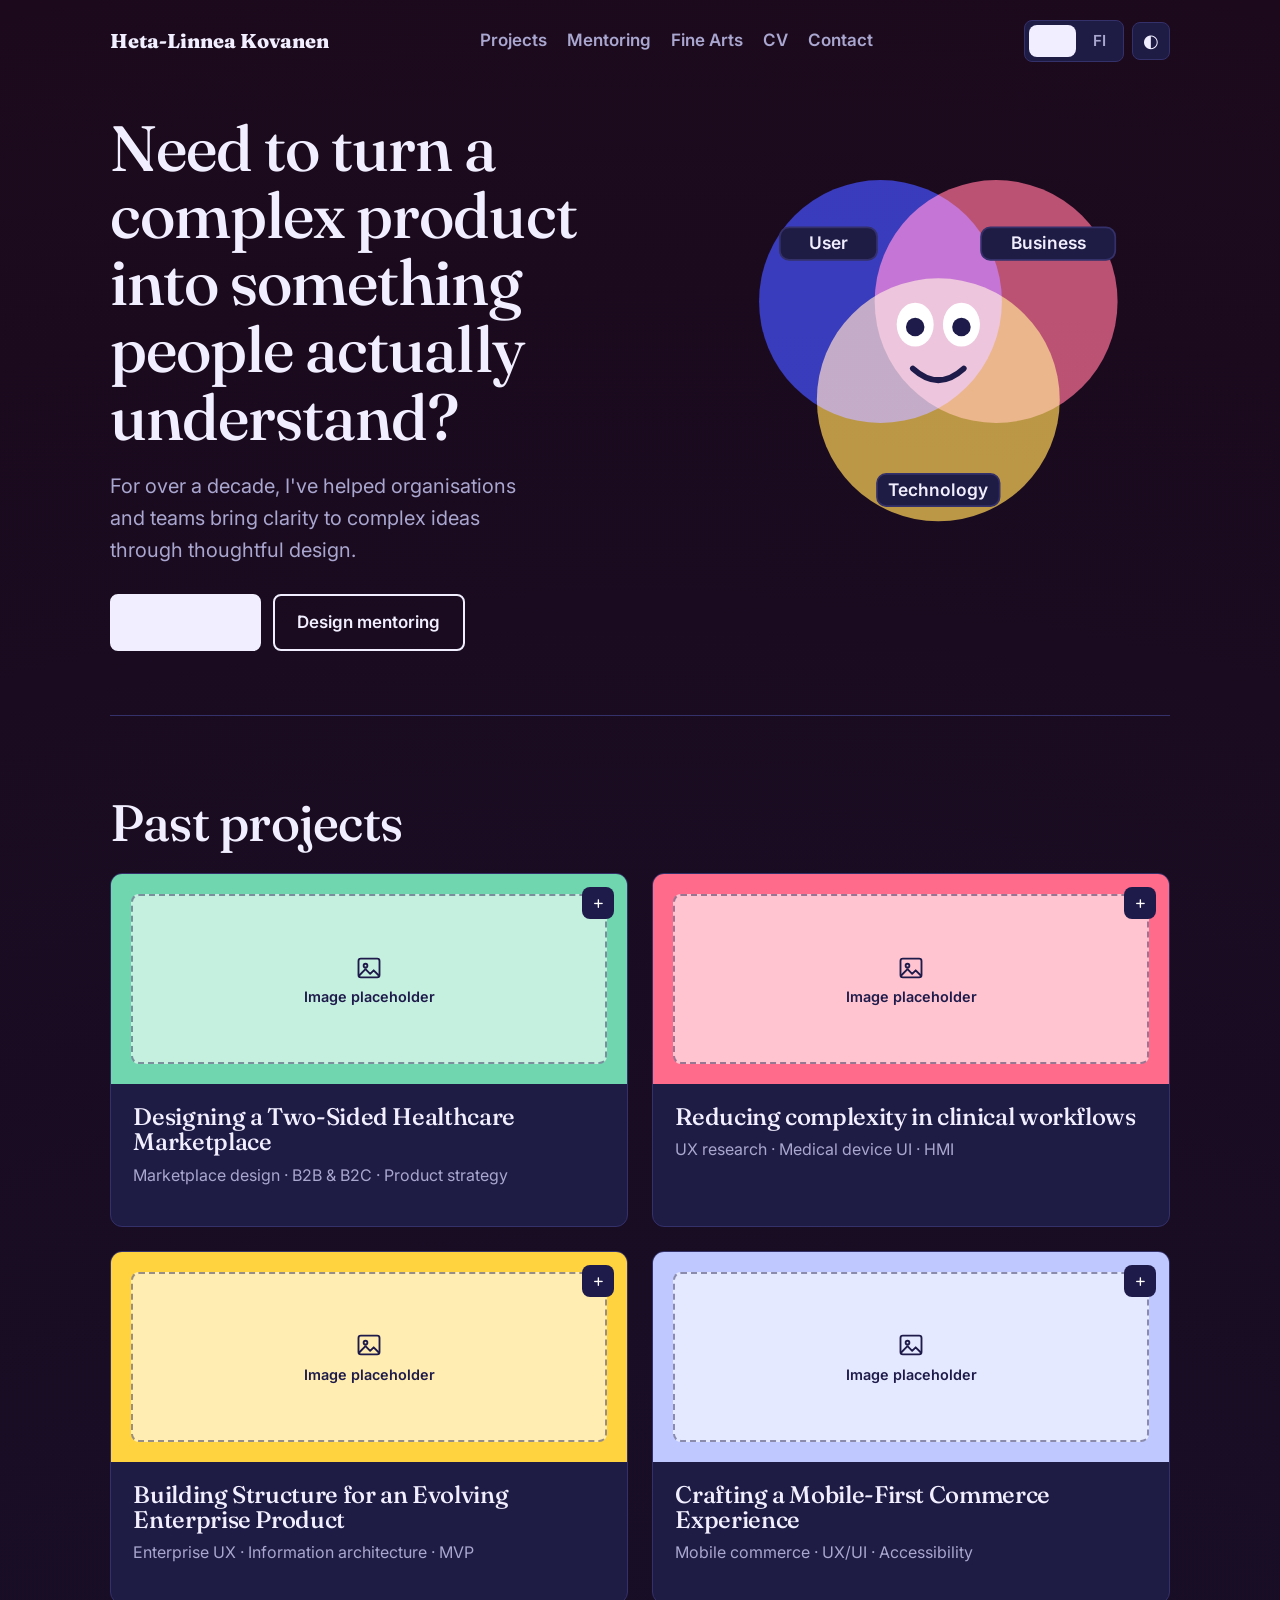
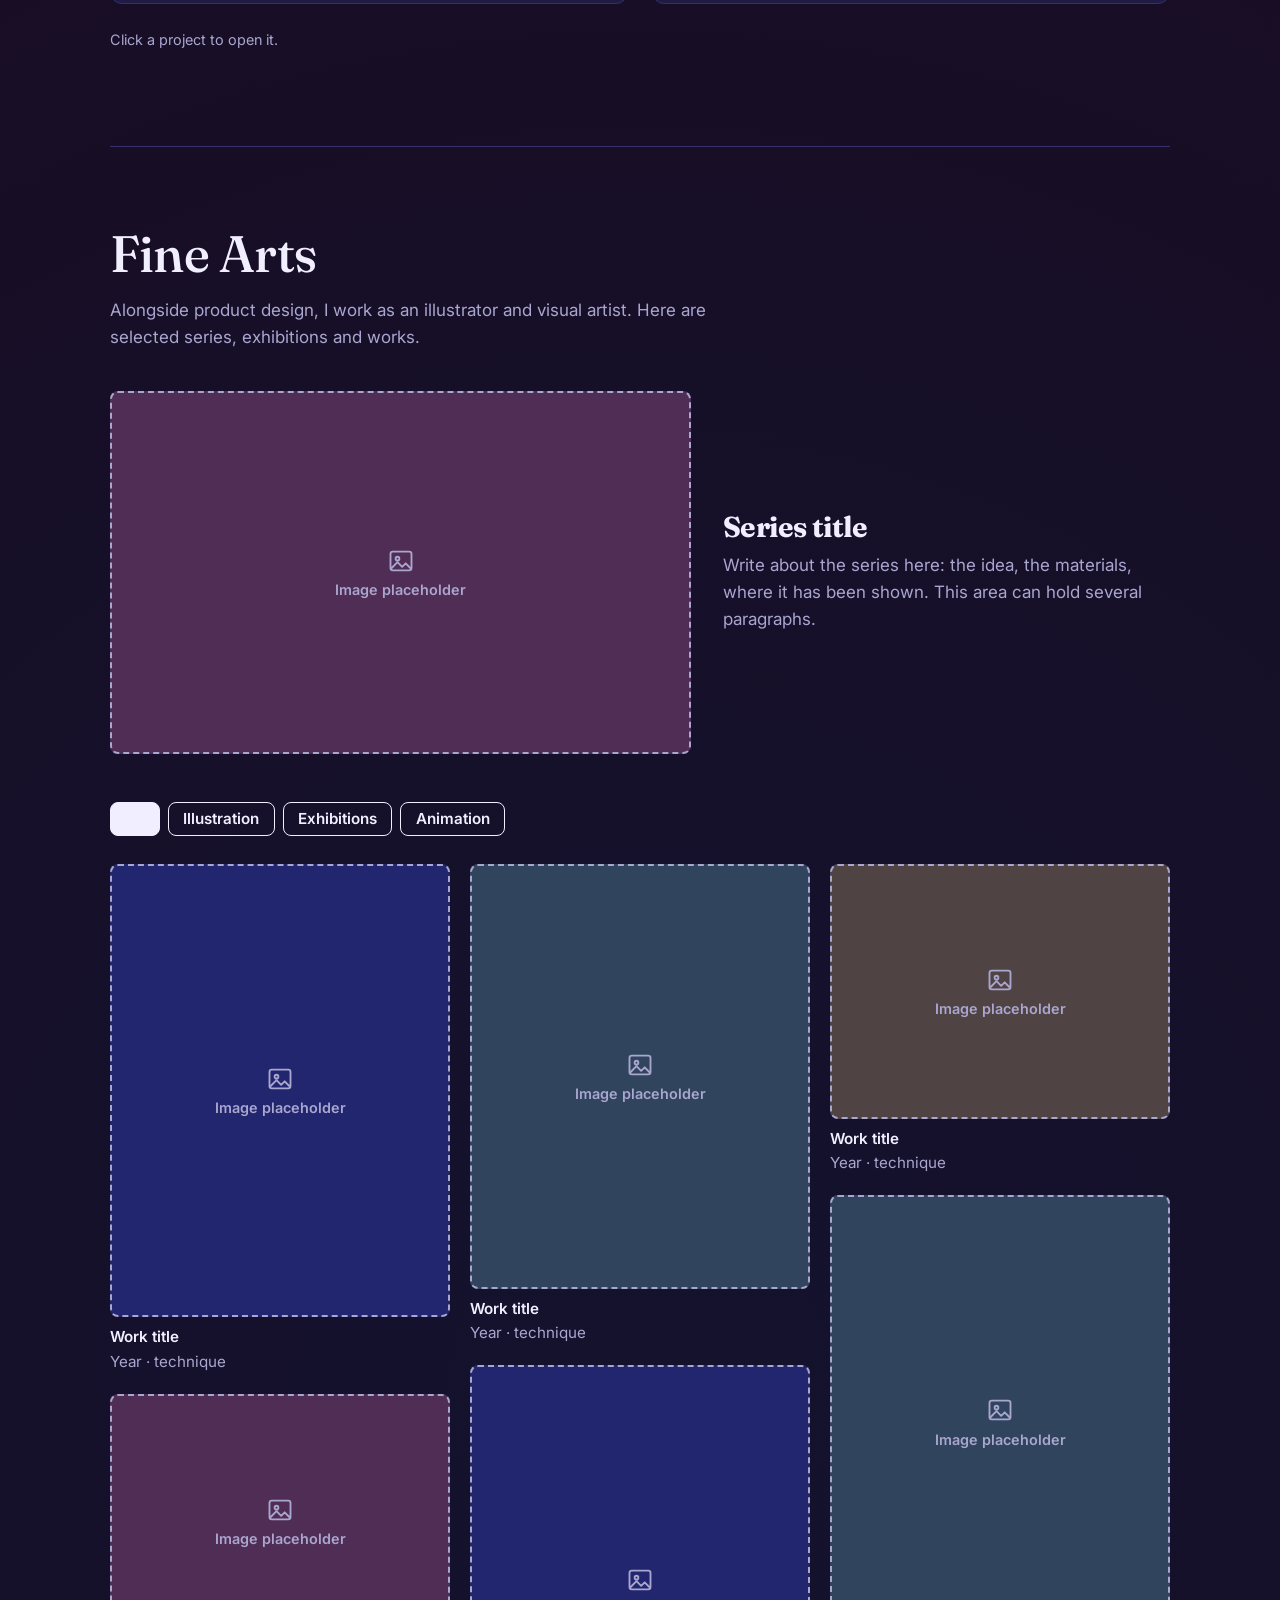
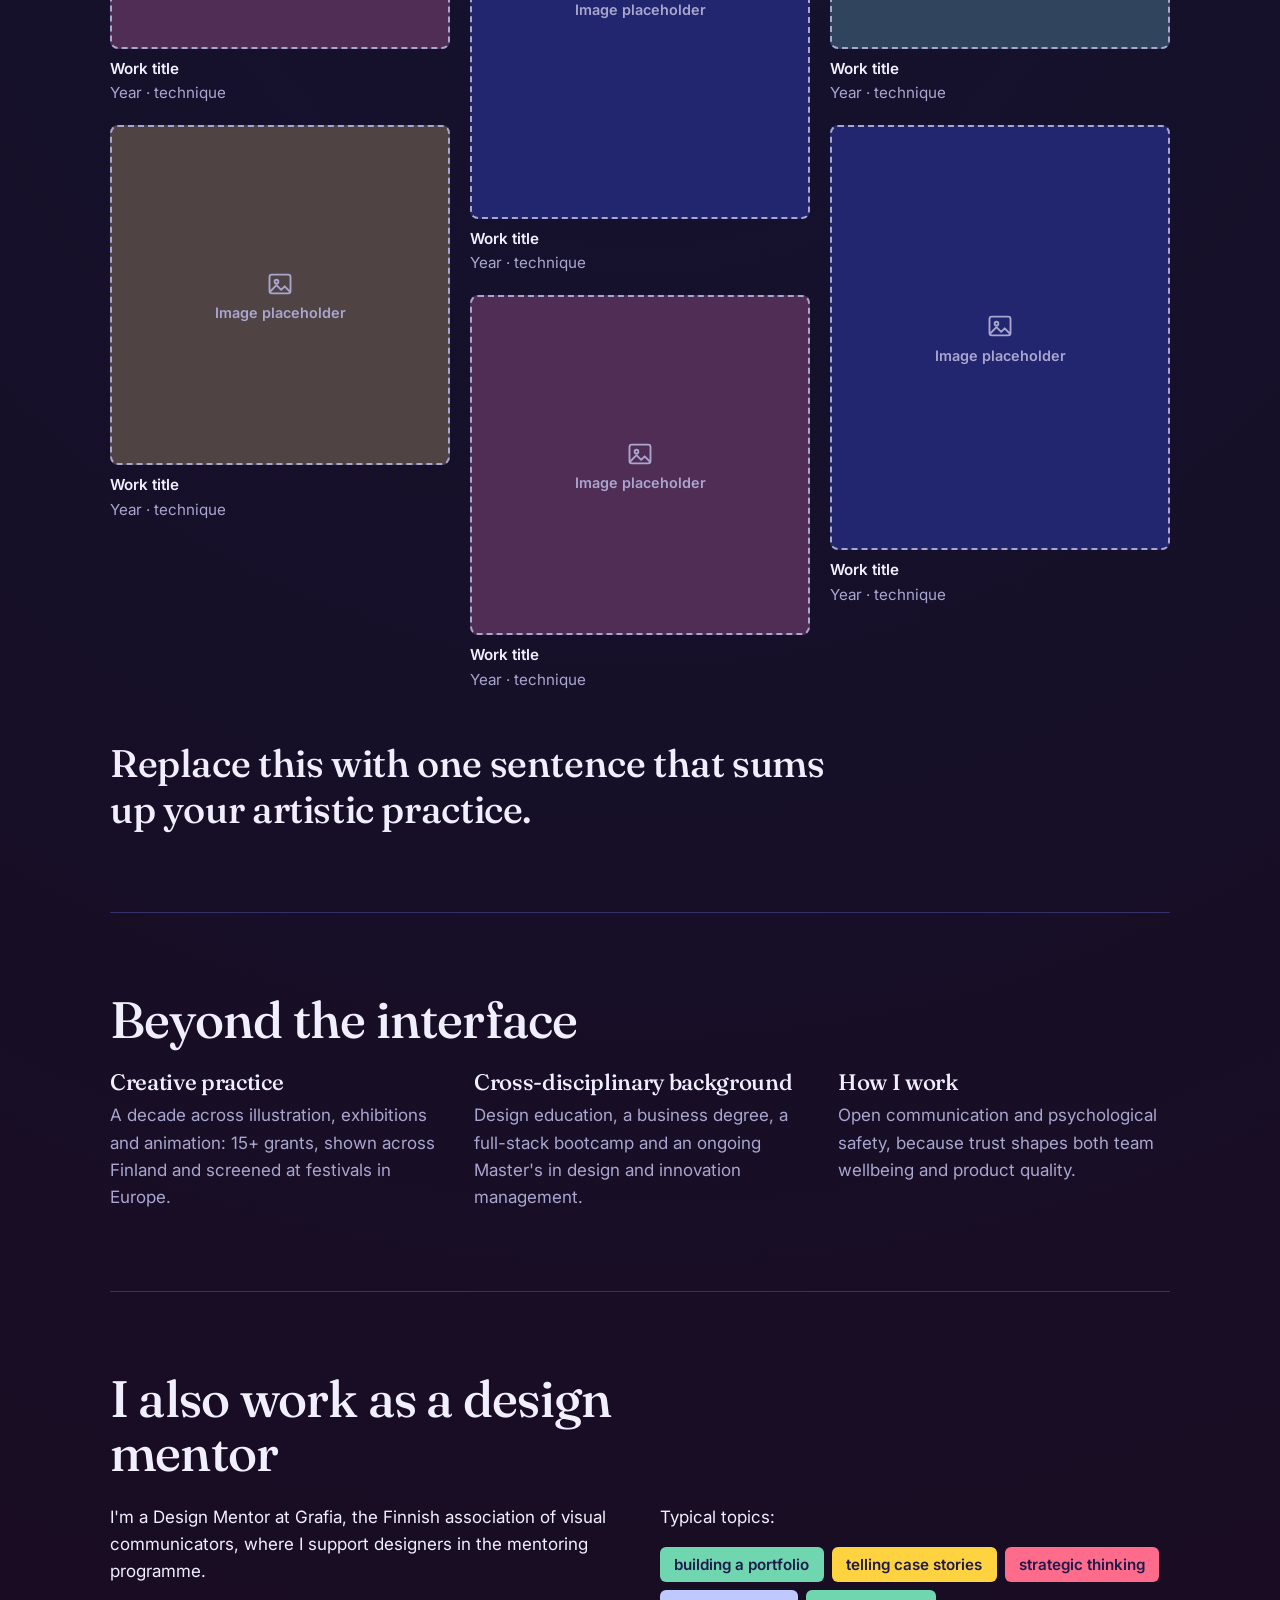
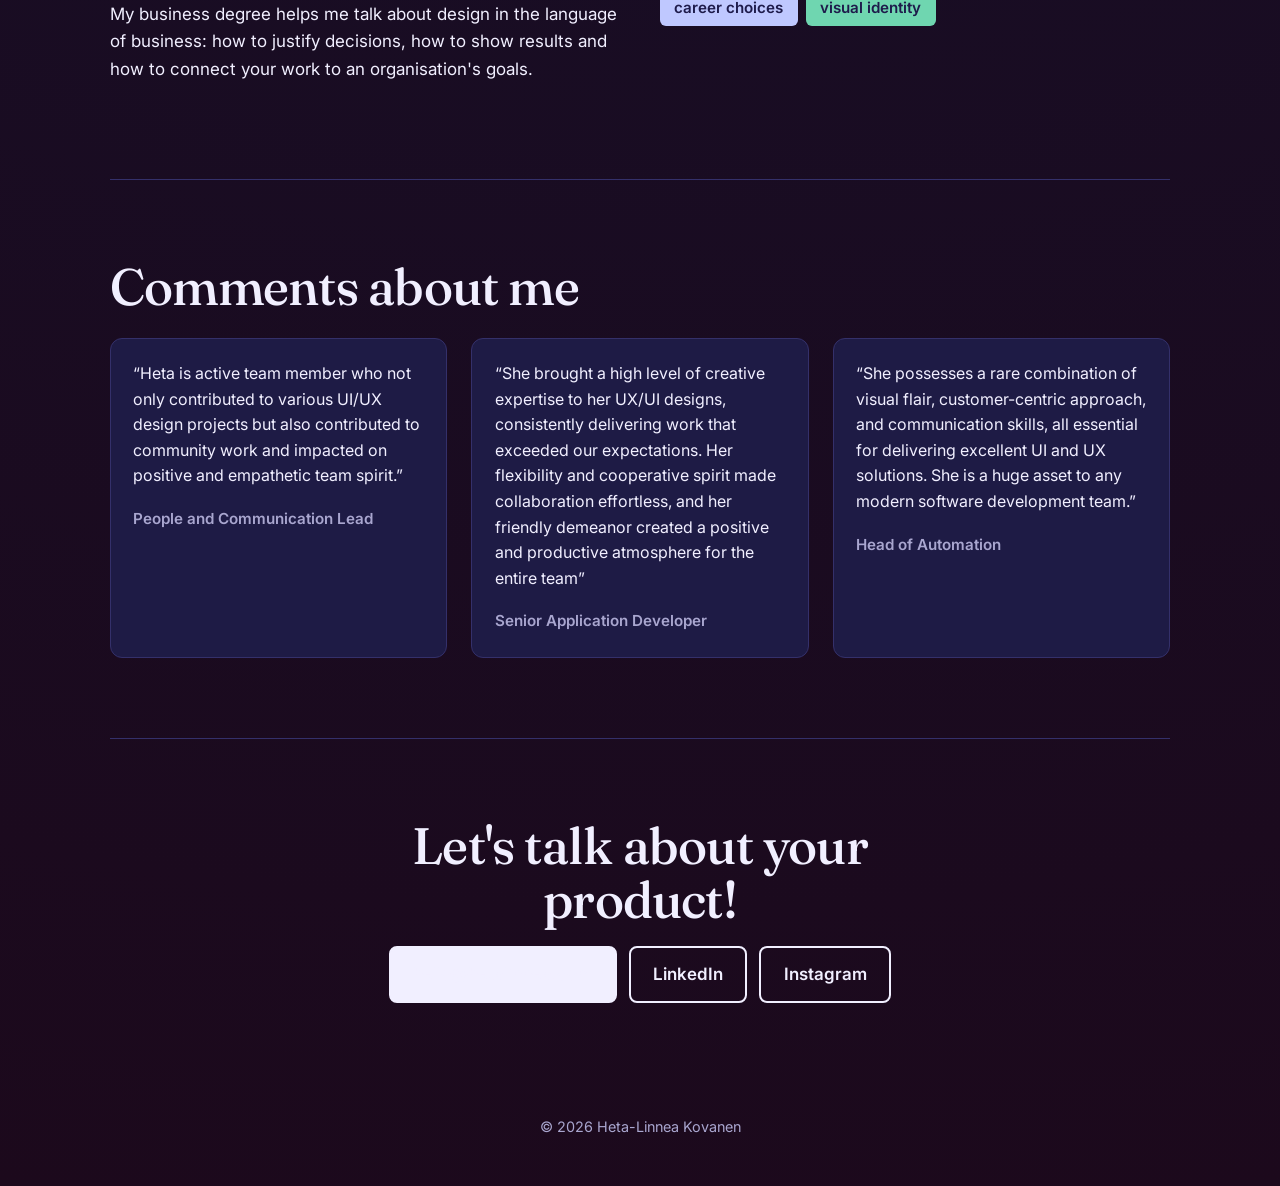
<file: HetaLinneaKovanen/index.html>
<!DOCTYPE html>
<html lang="en">
<head>
<meta charset="utf-8">
<meta name="viewport" content="width=device-width, initial-scale=1, viewport-fit=cover">
<title>Heta-Linnea Kovanen – Product designer & design mentor</title>
<!-- FONTS: Fraunces otsikoihin ja Inter leipätekstiin. -->
<link rel="preconnect" href="https://fonts.googleapis.com">
<link href="https://fonts.googleapis.com/css2?family=Fraunces:opsz,wght@9..144,500;9..144,600&family=Inter:wght@400;600&display=swap" rel="stylesheet">
<link rel="stylesheet" href="css/style.css">
</head>

<body>

<div class="wrap">

<header>
  <a class="logo" href="#top">Heta-Linnea Kovanen</a>

  <nav aria-label="Main menu">
    <a href="#projects">Projects</a>
    <a href="#mentoring">Mentoring</a>
    <a href="#fine-arts">Fine Arts</a>
    <a href="https://www.hetalinnea.com/pagecv-1">CV</a>
    <a href="#contact">Contact</a>
  </nav>
  <div class="ctl">
    <div class="toggle" role="group" aria-label="Language">
        <button type="button" data-l="en" aria-pressed="true">EN</button>
        <button type="button" data-l="fi" aria-pressed="false">FI</button>
    </div>
        <button type="button" class="th" id="th" aria-label="Switch theme" title="Light / dark">◐</button>
    </div>
</header>

<main id="top">

  <!-- Hero-osa ja interaktiivinen ympyräkuvio. -->

<div class="hero">
  <div>
    <h1>Need to turn a complex product into something people actually understand?</h1>
    <p class="lead">For over a decade, I've helped organisations and teams bring clarity to complex ideas through thoughtful design.</p>
    <div class="btns"><a class="btn" href="#projects">See projects</a><a class="btn alt" href="#mentoring">Design mentoring</a></div>
  </div>
  <div class="stage">
    <svg class="venn" id="venn" viewBox="0 0 400 400" role="img" aria-label="Three overlapping circles: user, business and technology. In the middle is the product.">
      <circle class="c1" cx="150" cy="150" r="105" fill="#2F4BFF"/>
      <circle class="c2" cx="250" cy="150" r="105" fill="#FF6B8B"/>
      <circle class="c3" cx="200" cy="235" r="105" fill="#FFD23F"/>
      <g class="face">
        <ellipse cx="180" cy="170" rx="16" ry="19" fill="#fff"/><ellipse cx="220" cy="170" rx="16" ry="19" fill="#fff"/>
        <circle id="e1" cx="180" cy="172" r="8" fill="#1E1B4B"/><circle id="e2" cx="220" cy="172" r="8" fill="#1E1B4B"/>
        <path id="mo" d="M178 208 Q200 228 222 208" fill="none" stroke="#1E1B4B" stroke-width="5" stroke-linecap="round"/>
      </g>
      <g class="pill"><rect x="63" y="86" width="84" height="28" rx="8"/><text class="lbl" x="105" y="105">User</text></g>
      <g class="pill"><rect x="237" y="86" width="116" height="28" rx="8"/><text class="lbl" x="295" y="105">Business</text></g>
      <g class="pill"><rect x="147" y="299" width="106" height="28" rx="8"/><text class="lbl" x="200" y="318">Technology</text></g>
      
    </svg>
    
    <p class="toast" id="toast" role="status"></p>
    <button type="button" class="rs" id="rs" hidden>Reset</button>
  </div>
</div>

<!-- Projektikortit avautuvat JavaScriptillä yksityiskohtaisiksi case-esittelyiksi. -->
<section id="projects">
  <h2>Past projects</h2>
  <div class="cases"><article class="case"><div class="shot" style="background:var(--mint)" aria-hidden="true"><div class="slot"><svg viewBox="0 0 24 24" width="28" height="28" fill="none" stroke="currentColor" stroke-width="1.6" stroke-linejoin="round" stroke-linecap="round" aria-hidden="true"><rect x="3" y="4" width="18" height="16" rx="2"/><circle cx="9" cy="10" r="1.6"/><path d="M4 18l5-5 4 4 3-3 4 4"/></svg><span>Image placeholder</span></div></div><div class="txt"><h3>Designing a Two-Sided Healthcare Marketplace</h3><p>Marketplace design · B2B & B2C · Product strategy</p></div></article><article class="case"><div class="shot" style="background:var(--pink)" aria-hidden="true"><div class="slot"><svg viewBox="0 0 24 24" width="28" height="28" fill="none" stroke="currentColor" stroke-width="1.6" stroke-linejoin="round" stroke-linecap="round" aria-hidden="true"><rect x="3" y="4" width="18" height="16" rx="2"/><circle cx="9" cy="10" r="1.6"/><path d="M4 18l5-5 4 4 3-3 4 4"/></svg><span>Image placeholder</span></div></div><div class="txt"><h3>Reducing complexity in clinical workflows</h3><p>UX research · Medical device UI · HMI</p></div></article><article class="case"><div class="shot" style="background:var(--sun)" aria-hidden="true"><div class="slot"><svg viewBox="0 0 24 24" width="28" height="28" fill="none" stroke="currentColor" stroke-width="1.6" stroke-linejoin="round" stroke-linecap="round" aria-hidden="true"><rect x="3" y="4" width="18" height="16" rx="2"/><circle cx="9" cy="10" r="1.6"/><path d="M4 18l5-5 4 4 3-3 4 4"/></svg><span>Image placeholder</span></div></div><div class="txt"><h3>Building Structure for an Evolving Enterprise Product</h3><p>Enterprise UX · Information architecture · MVP</p></div></article><article class="case"><div class="shot" style="background:#bfc8ff" aria-hidden="true"><div class="slot"><svg viewBox="0 0 24 24" width="28" height="28" fill="none" stroke="currentColor" stroke-width="1.6" stroke-linejoin="round" stroke-linecap="round" aria-hidden="true"><rect x="3" y="4" width="18" height="16" rx="2"/><circle cx="9" cy="10" r="1.6"/><path d="M4 18l5-5 4 4 3-3 4 4"/></svg><span>Image placeholder</span></div></div><div class="txt"><h3>Crafting a Mobile-First Commerce Experience</h3><p>Mobile commerce · UX/UI · Accessibility</p></div></article></div>
  <div class="open" id="open" aria-live="polite"></div>
  <p class="note">Click a project to open it.</p>
</section>

<!-- Kuvataideosion suodattimet toimivat data-f- ja data-c-attribuuttien avulla. -->
<section id="fine-arts">
  <h2>Fine Arts</h2>
  <p class="fa-intro">Alongside product design, I work as an illustrator and visual artist. Here are selected series, exhibitions and works.</p>
  <div class="series"><div class="fs a5"><svg viewBox="0 0 24 24" width="28" height="28" fill="none" stroke="currentColor" stroke-width="1.6" stroke-linejoin="round" stroke-linecap="round" aria-hidden="true"><rect x="3" y="4" width="18" height="16" rx="2"/><circle cx="9" cy="10" r="1.6"/><path d="M4 18l5-5 4 4 3-3 4 4"/></svg><span>Image placeholder</span></div><div><h3>Series title</h3><p>Write about the series here: the idea, the materials, where it has been shown. This area can hold several paragraphs.</p></div></div>
  <div class="chips" role="group" aria-label="Filter works"><button type="button" data-f="all" aria-pressed="true">All</button><button type="button" data-f="ill" aria-pressed="false">Illustration</button><button type="button" data-f="exh" aria-pressed="false">Exhibitions</button><button type="button" data-f="ani" aria-pressed="false">Animation</button></div>
  <div class="gal"><figure class="art" data-c="ill"><div class="fs a1"><svg viewBox="0 0 24 24" width="28" height="28" fill="none" stroke="currentColor" stroke-width="1.6" stroke-linejoin="round" stroke-linecap="round" aria-hidden="true"><rect x="3" y="4" width="18" height="16" rx="2"/><circle cx="9" cy="10" r="1.6"/><path d="M4 18l5-5 4 4 3-3 4 4"/></svg><span>Image placeholder</span></div><figcaption><b>Work title</b>Year · technique</figcaption></figure><figure class="art" data-c="exh"><div class="fs a3"><svg viewBox="0 0 24 24" width="28" height="28" fill="none" stroke="currentColor" stroke-width="1.6" stroke-linejoin="round" stroke-linecap="round" aria-hidden="true"><rect x="3" y="4" width="18" height="16" rx="2"/><circle cx="9" cy="10" r="1.6"/><path d="M4 18l5-5 4 4 3-3 4 4"/></svg><span>Image placeholder</span></div><figcaption><b>Work title</b>Year · technique</figcaption></figure><figure class="art" data-c="ani"><div class="fs a2"><svg viewBox="0 0 24 24" width="28" height="28" fill="none" stroke="currentColor" stroke-width="1.6" stroke-linejoin="round" stroke-linecap="round" aria-hidden="true"><rect x="3" y="4" width="18" height="16" rx="2"/><circle cx="9" cy="10" r="1.6"/><path d="M4 18l5-5 4 4 3-3 4 4"/></svg><span>Image placeholder</span></div><figcaption><b>Work title</b>Year · technique</figcaption></figure><figure class="art" data-c="ill"><div class="fs a4"><svg viewBox="0 0 24 24" width="28" height="28" fill="none" stroke="currentColor" stroke-width="1.6" stroke-linejoin="round" stroke-linecap="round" aria-hidden="true"><rect x="3" y="4" width="18" height="16" rx="2"/><circle cx="9" cy="10" r="1.6"/><path d="M4 18l5-5 4 4 3-3 4 4"/></svg><span>Image placeholder</span></div><figcaption><b>Work title</b>Year · technique</figcaption></figure><figure class="art" data-c="ani"><div class="fs a1"><svg viewBox="0 0 24 24" width="28" height="28" fill="none" stroke="currentColor" stroke-width="1.6" stroke-linejoin="round" stroke-linecap="round" aria-hidden="true"><rect x="3" y="4" width="18" height="16" rx="2"/><circle cx="9" cy="10" r="1.6"/><path d="M4 18l5-5 4 4 3-3 4 4"/></svg><span>Image placeholder</span></div><figcaption><b>Work title</b>Year · technique</figcaption></figure><figure class="art" data-c="exh"><div class="fs a2"><svg viewBox="0 0 24 24" width="28" height="28" fill="none" stroke="currentColor" stroke-width="1.6" stroke-linejoin="round" stroke-linecap="round" aria-hidden="true"><rect x="3" y="4" width="18" height="16" rx="2"/><circle cx="9" cy="10" r="1.6"/><path d="M4 18l5-5 4 4 3-3 4 4"/></svg><span>Image placeholder</span></div><figcaption><b>Work title</b>Year · technique</figcaption></figure><figure class="art" data-c="ill"><div class="fs a3"><svg viewBox="0 0 24 24" width="28" height="28" fill="none" stroke="currentColor" stroke-width="1.6" stroke-linejoin="round" stroke-linecap="round" aria-hidden="true"><rect x="3" y="4" width="18" height="16" rx="2"/><circle cx="9" cy="10" r="1.6"/><path d="M4 18l5-5 4 4 3-3 4 4"/></svg><span>Image placeholder</span></div><figcaption><b>Work title</b>Year · technique</figcaption></figure><figure class="art" data-c="exh"><div class="fs a1"><svg viewBox="0 0 24 24" width="28" height="28" fill="none" stroke="currentColor" stroke-width="1.6" stroke-linejoin="round" stroke-linecap="round" aria-hidden="true"><rect x="3" y="4" width="18" height="16" rx="2"/><circle cx="9" cy="10" r="1.6"/><path d="M4 18l5-5 4 4 3-3 4 4"/></svg><span>Image placeholder</span></div><figcaption><b>Work title</b>Year · technique</figcaption></figure><figure class="art" data-c="ani"><div class="fs a4"><svg viewBox="0 0 24 24" width="28" height="28" fill="none" stroke="currentColor" stroke-width="1.6" stroke-linejoin="round" stroke-linecap="round" aria-hidden="true"><rect x="3" y="4" width="18" height="16" rx="2"/><circle cx="9" cy="10" r="1.6"/><path d="M4 18l5-5 4 4 3-3 4 4"/></svg><span>Image placeholder</span></div><figcaption><b>Work title</b>Year · technique</figcaption></figure></div>
  <p class="stmt">Replace this with one sentence that sums up your artistic practice.</p>
</section>

<section id="beyond">
  <h2>Beyond the interface</h2>
  <div class="cols">
    <div><h3>Creative practice</h3><p>A decade across illustration, exhibitions and animation: 15+ grants, shown across Finland and screened at festivals in Europe.</p></div>
    <div><h3>Cross-disciplinary background</h3><p>Design education, a business degree, a full-stack bootcamp and an ongoing Master's in design and innovation management.</p></div>
    <div><h3>How I work</h3><p>Open communication and psychological safety, because trust shapes both team wellbeing and product quality.</p></div>
  </div>
</section>

<section id="mentoring">
  <h2>I also work as a design mentor</h2>
  <div class="two">
    <div>
      <p>I'm a Design Mentor at Grafia, the Finnish association of visual communicators, where I support designers in the mentoring programme.</p>
      <p>My business degree helps me talk about design in the language of business: how to justify decisions, how to show results and how to connect your work to an organisation's goals.</p>
    </div>
    <div>
      <p>Typical topics:</p>
      <div class="tags"><span style="background:var(--mint)">building a portfolio</span><span style="background:var(--sun)">telling case stories</span><span style="background:var(--pink)">strategic thinking</span><span style="background:#bfc8ff">career choices</span><span style="background:var(--mint)">visual identity</span></div>
    </div>
  </div>
</section>

<section id="quotes">
  <h2>Comments about me</h2>
  <div class="quotes"><blockquote><p>“Heta is active team member who not only contributed to various UI/UX design projects but also contributed to community work and impacted on positive and empathetic team spirit.”</p><cite>People and Communication Lead</cite></blockquote><blockquote><p>“She brought a high level of creative expertise to her UX/UI designs, consistently delivering work that exceeded our expectations. Her flexibility and cooperative spirit made collaboration effortless, and her friendly demeanor created a positive and productive atmosphere for the entire team”</p><cite>Senior Application Developer</cite></blockquote><blockquote><p>“She possesses a rare combination of visual flair, customer-centric approach, and communication skills, all essential for delivering excellent UI and UX solutions. She is a huge asset to any modern software development team.”</p><cite>Head of Automation</cite></blockquote></div>
</section>

<section id="contact" class="contact">
  <h2>Let's talk about your product!</h2>
  <div class="btns"><a class="btn" href="mailto:hello@hetalinnea.com">hello@hetalinnea.com</a><a class="btn alt" href="https://www.linkedin.com/in/heta-linneakovanen/">LinkedIn</a><a class="btn alt" href="https://www.instagram.com/hetalinnea.design">Instagram</a></div>
</section>
</main>
<footer>© 2026 Heta-Linnea Kovanen</footer>
</div>

<!-- Interaktiot ja kielenvaihto ovat erillisessä JS-tiedostossa. -->
<script src="js/script.js" defer></script>

</body>

</html>
</file>
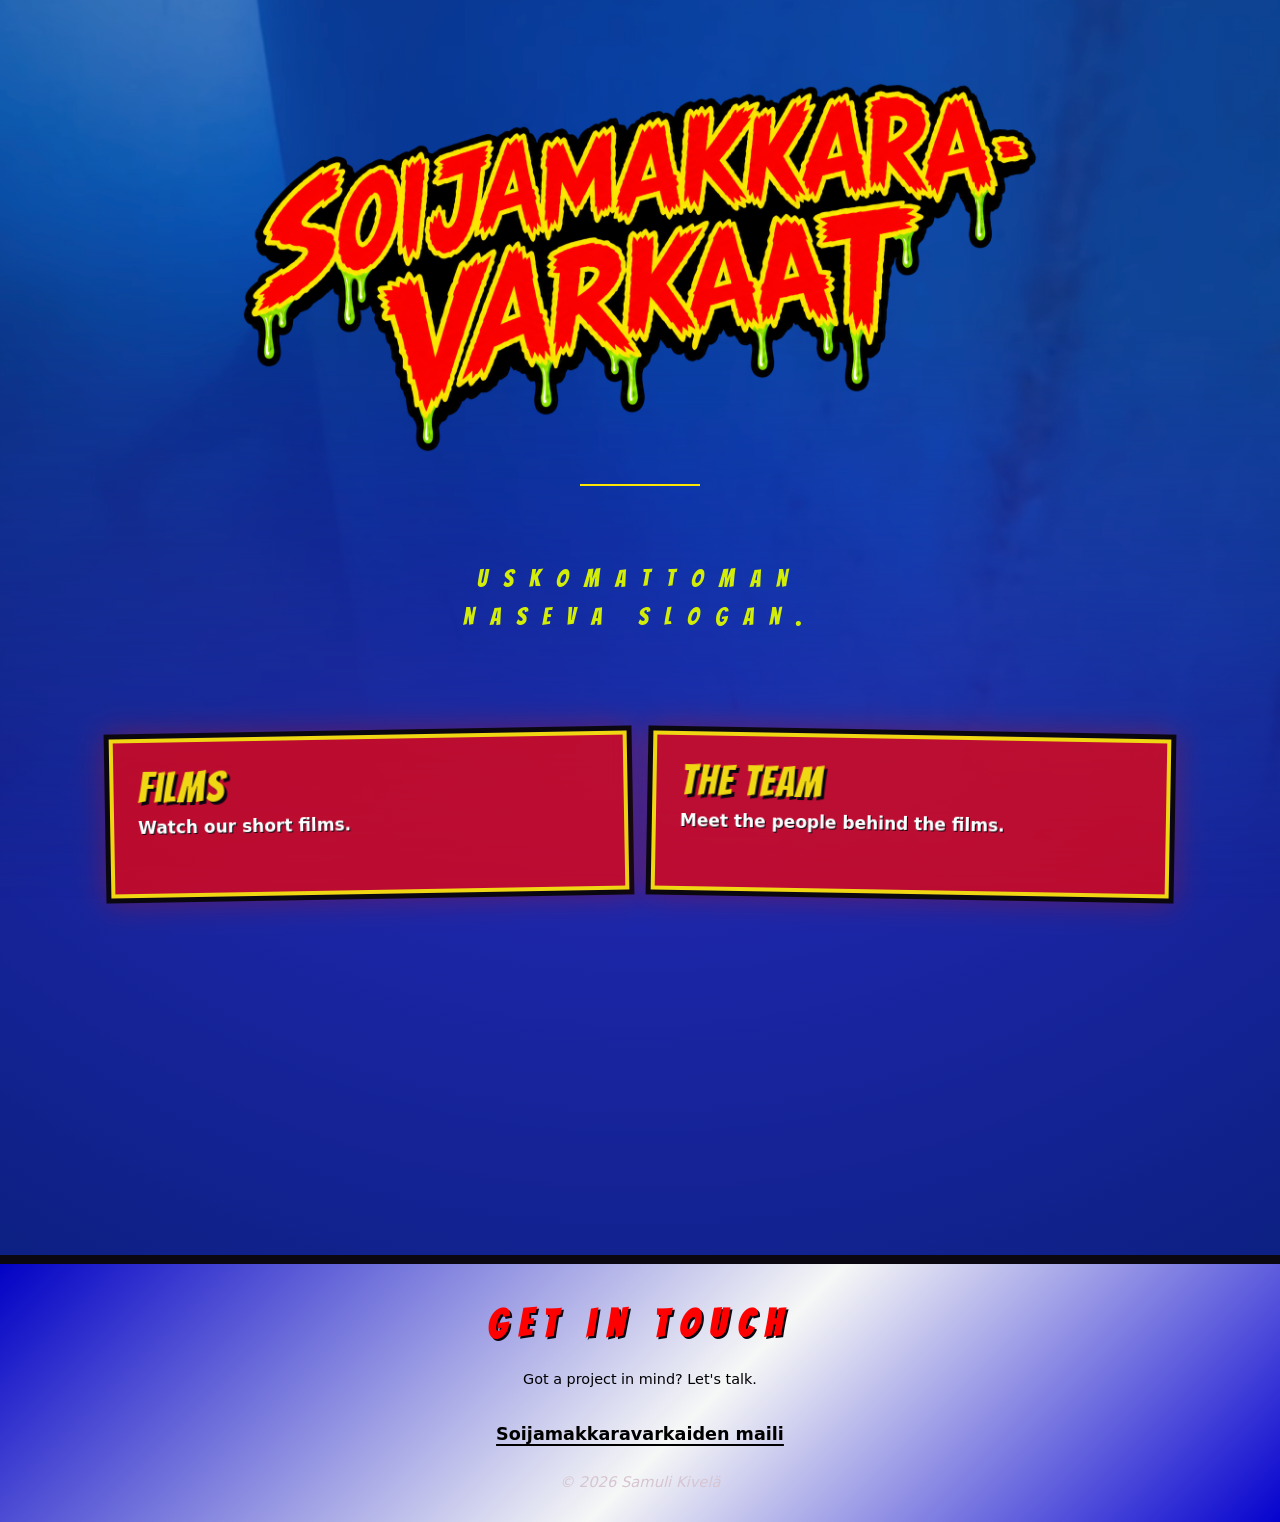
<file: Soijamakkaravarkaat/index.html>
<!DOCTYPE html>
<html lang="en">
<head>
    <meta charset="UTF-8">
    <meta name="viewport" content="width=device-width, initial-scale=1.0">
    <meta name="description" content="Short description of the production team and their short films.">
    <title>Soijamakkaravarkaat - Homepage</title>
    <link rel="stylesheet" href="css/style.css">
    <link rel="preconnect" href="https://fonts.googleapis.com">
    <link rel="preconnect" href="https://fonts.gstatic.com" crossorigin>
    <link href="https://fonts.googleapis.com/css2?family=Bricolage+Grotesque:opsz,wght@12..96,200..800&display=swap" rel="stylesheet">
    <link href="https://fonts.googleapis.com/css2?family=Bangers&family=Bricolage+Grotesque:opsz,wght@12..96,200..800&display=swap" rel="stylesheet">
</head>

<body class="etusivu">
    <div class="tausta" aria-hidden="true">
        <video
    autoplay
    muted
    loop
    playsinline
    webkit-playsinline
    preload="auto"
    poster="kuvat/tausta.png"
    aria-hidden="true"
>
    <source src="videot/taustavideo.mp4" type="video/mp4">
</video>
    </div>

    <main id="pääsisältö">

        <section class="hero">
            <h1>
                <img class="logo-kuva" src="kuvat/kasarilogo.png"
                    alt="Soijamakkaravarkaat" width="1200" height="600">
            </h1>

            <span class="viiva" aria-hidden="true"></span>

            <p id="slogan">Uskomattoman naseva slogan.</p>
        </section>

        <div class="polut">
            <a class="polku" href="pages/elokuvat.html">
                <h2>Films</h2>
                <p>Watch our short films.</p>
            </a>
            <a class="polku" href="pages/tiimi.html">
                <h2>The Team</h2>
                <p>Meet the people behind the films.</p>
            </a>
        </div>

    </main>

    <footer id="alatunniste">
        <h2>Get in touch</h2>
        <p>Got a project in mind? Let's talk.</p>
        <p><a href="mailto:hello@example.com" id="maili">Soijamakkaravarkaiden maili</a></p>
        <p class="tekijanoikeus"><em>&copy; 2026 Samuli Kivelä</em></p>
    </footer>
</body>
</html>
</file>
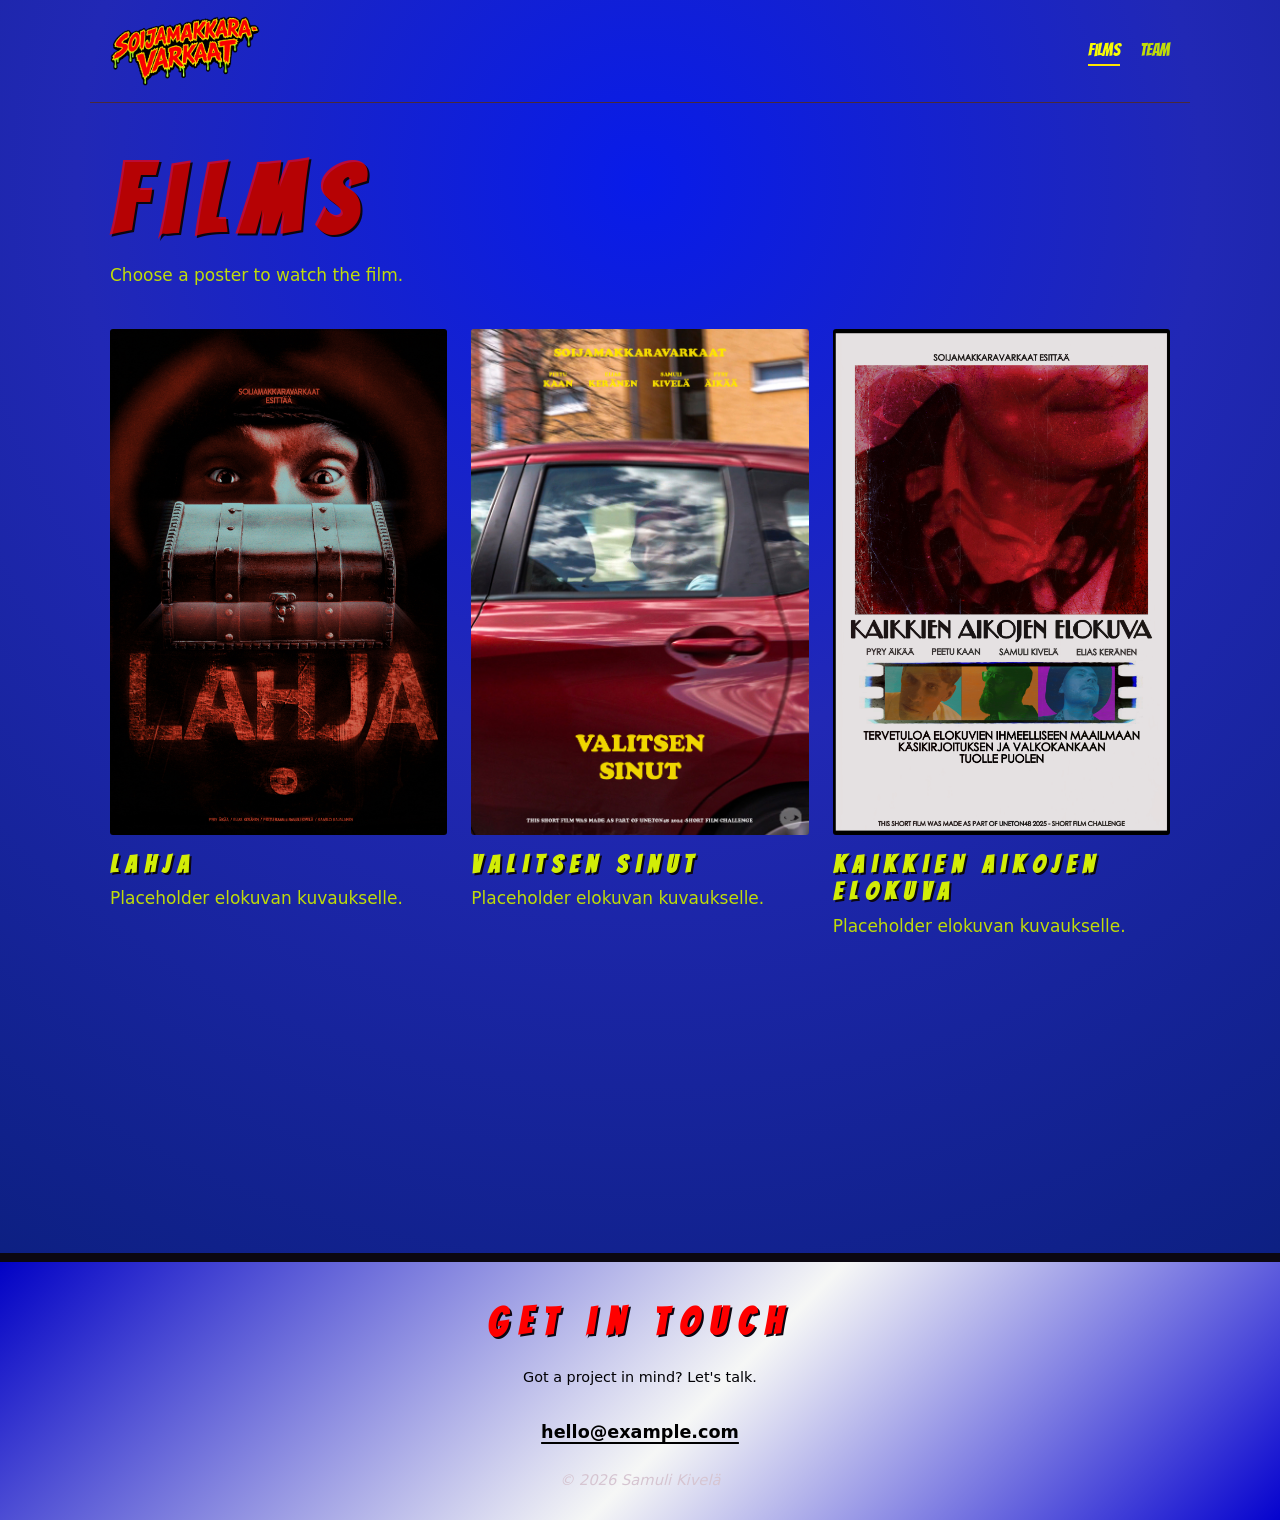
<file: Soijamakkaravarkaat/pages/elokuvat.html>
<!DOCTYPE html>
<html lang="en">
<head>
    <meta charset="UTF-8">
    <meta name="viewport" content="width=device-width, initial-scale=1.0">
    <meta name="description" content="Short films by Soijamakkaravarkaat.">
    <title>Films - Soijamakkaravarkaat</title>
    <link rel="stylesheet" href="../css/style.css">
    <link rel="preconnect" href="https://fonts.googleapis.com">
    <link rel="preconnect" href="https://fonts.gstatic.com" crossorigin>
    <link href="https://fonts.googleapis.com/css2?family=Bricolage+Grotesque:opsz,wght@12..96,200..800&display=swap" rel="stylesheet">
    <link href="https://fonts.googleapis.com/css2?family=Bangers&family=Bricolage+Grotesque:opsz,wght@12..96,200..800&display=swap" rel="stylesheet">
    <script src="../js/elokuvat.js" defer></script>
</head>
<body>
    <header id="ylätunniste">
        <a class="logonavi" href="../index.html"><img class="logo-kuva" src="../kuvat/kasarilogo.png"
                    alt="Soijamakkaravarkaat" width="1200" height="600"></a>
        <nav aria-label="Main">
            <ul>
                <li><a href="elokuvat.html" aria-current="page">Films</a></li>
                <li><a href="tiimi.html">Team</a></li>
            </ul>
        </nav>
    </header>

    <main id="pääsisältö">
        <h1 class="herootsikko">Films</h1>
        <p class="sivun-johdanto">Choose a poster to watch the film.</p>

   

        <div class="elokuvat">
            <article class="elokuva" data-video="r02ElmZQa0A" data-title="Lahja">
                <a class="juliste" href="https://www.youtube.com/watch?v=r02ElmZQa0A">
                    <img src="../kuvat/Juliste_Soijamakkaravarkaat_Lahja.jpg" alt="Poster of Lahja" loading="lazy">
                    
                    <span class="visually-hidden">Play Lahja</span>
                </a>
                <h2>Lahja</h2>
                <p>Placeholder elokuvan kuvaukselle.</p>
            </article>
            <article class="elokuva" data-video="1y6P9NFJGNc" data-title="Valitsen sinut">
                <a class="juliste" href="https://www.youtube.com/watch?v=1y6P9NFJGNc">
                    <img src="../kuvat/Juliste_soijamakkaravarkaat_valitsen_sinut.jpg" alt="Poster of Valitsen sinut" loading="lazy">
                    
                    <span class="visually-hidden">Play Valitsen sinut</span>
                </a>
                <h2>Valitsen sinut</h2>
                <p>Placeholder elokuvan kuvaukselle.</p>
            </article>
            <article class="elokuva" data-video="xWi4Vn8nw5A" data-title="Kaikkien aikojen elokuva">
                <a class="juliste" href="https://www.youtube.com/watch?v=xWi4Vn8nw5A">
                    <img src="../kuvat/soijamakkaravarkaat_kaikkien_aikojen_elokuva.jpg" alt="Poster of Kaikkien aikojen elokuva" loading="lazy">
                    
                    <span class="visually-hidden">Play Kaikkien aikojen elokuva</span>
                </a>
                <h2>Kaikkien aikojen elokuva</h2>
                <p>Placeholder elokuvan kuvaukselle.</p>
            </article>
        </div>
    </main>

    <footer id="alatunniste">
        <h2>Get in touch</h2>
        <p>Got a project in mind? Let's talk.</p>
        <p><a href="mailto:hello@example.com" id="maili">hello@example.com</a></p>
        <p class="tekijanoikeus"><em>&copy; 2026 Samuli Kivelä</em></p>
    </footer>
</body>
</html>
</file>
<file: HetaLinneaKovanen/css/style.css>
/* 1. Värit, fontit ja teeman perusmuuttujat. */

:root {
    --bg: radial-gradient(circle, #14122E, #eddded);
    --ink: #F1EFFF;
    --mute: #A9A6CF;
    --blue: #2F4BFF;
    --pink: #FF6B8B;
    --sun: #FFD23F;
    --mint: #6FD6B0;
    --card: #1E1B45;
    --line: #34306a;
    --blend: screen;
    --op: .7;

    color-scheme: dark;
    box-sizing: border-box;
    padding-top: env(safe-area-inset-top, 0px);
    padding-bottom: env(safe-area-inset-bottom, 0px);
}
@media(prefers-color-scheme:dark) {
    :root:not([data-theme="light"]) {
        --bg: radial-gradient(circle, #14122E, #edecf6);
        --ink:#F1EFFF;
        --mute:#A9A6CF;
        --card:#1E1B45;
        --line:#34306a;
        --blend:screen;
        --op:.7
    }
}
:root[data-theme="light"] {
    --bg: #F6F5FB;
    --ink: #1E1B4B;
    --mute: #5B5880;
    --card: #fff;
    --line: #d9d6ee;
    --blend: multiply;
    --op: .85;

    color-scheme: light;
}

:root[data-theme="dark"] {
    --bg: radial-gradient(circle, #14122E, #1c091c);
    --ink: #F1EFFF;
    --mute: #A9A6CF;
    --card: #1E1B45;
    --line: #34306a;
    --blend: screen;
    --op: .7;

    color-scheme: dark;
}
*,*::before,*::after {
    box-sizing:inherit
}
html {
    scroll-padding-top:env(safe-area-inset-top,0px);
    scroll-behavior:smooth
}

/* 2. Sivun yleiset typografia- ja asettelusäännöt. */

body {
    margin:0;
    background:var(--bg);
    color:var(--ink);
    font:400 1.0625rem/1.6 "Inter",system-ui,sans-serif
}
h1,h2,h3 {
    font-family:"Fraunces",Georgia,serif;
    line-height:1.05;
    margin:0;
    letter-spacing:-.02em
}
a {
    color:inherit
}
:focus-visible {
    outline:3px solid var(--blue);
    outline-offset:3px;
    border-radius:4px
}
.wrap {
    max-width:1100px;
    margin:0 auto;
    padding:0 1.25rem
}
header {
    display:flex;
    justify-content:space-between;
    align-items:center;
    padding:1.25rem 0;
    gap:1rem;
    flex-wrap:wrap
}
.logo {
    font:800 1.25rem "Fraunces",Georgia,serif;
    text-decoration:none
}
nav {
    display:flex;
    gap:1.25rem;
    flex-wrap:wrap
}
nav a {
    text-decoration:none;
    color:var(--mute);
    font-weight:600
}
nav a:hover {
    color:var(--ink)
}

/* 3. Yläosa ja SVG-kuvio. */

.hero {
    display:grid;
    grid-template-columns:1.1fr .9fr;
    gap:2rem;
    align-items:center;
    padding:2rem 0 4rem
}
.hero h1 {
    font-size:clamp(2.6rem,6.5vw,5.2rem);
    font-weight:800
}
.hero p.lead {
    font-size:1.25rem;
    max-width:34ch;
    color:var(--mute);
    margin:1.25rem 0 1.75rem
}
.btns {
    display:flex;
    gap:.75rem;
    flex-wrap:wrap
}
.btn {
    display:inline-block;
    padding:.8rem 1.4rem;
    border-radius:999px;
    background:var(--ink);
    color:var(--bg);
    font-weight:600;
    text-decoration:none;
    border:2px solid var(--ink)
}
.btn.alt {
    background:transparent;
    color:var(--ink)
}
.stage {
    position:relative
}
svg.venn {
    width:100%;
    height:auto;
    display:block;
    cursor:pointer;
    overflow:visible
}
.venn circle {
    mix-blend-mode:var(--blend);
    fill-opacity:var(--op);
    stroke:none;
    transition:fill-opacity .5s,stroke-width .5s
}
.venn .face,.venn .lbl {
    transition:opacity .4s
}
.venn .lbl {
    opacity:0;
    font:600 15px "Inter",sans-serif;
    fill:var(--ink);
    text-anchor:middle
}
.venn .core {
    opacity:0;
    font:800 20px "Fraunces",Georgia,serif;
    fill:var(--ink);
    text-anchor:middle;
    transition:opacity .4s
}
.venn.strat circle {
    fill-opacity:.28;
    stroke:var(--ink);
    stroke-width:2;
    stroke-dasharray:6 5
}
.venn.strat .face {
    opacity:0
}
.venn.strat .lbl,.venn.strat .core {
    opacity:1
}
@media(prefers-reduced-motion:no-preference) {
    .venn:not(.strat) .c1 {
        animation:wob 5s ease-in-out infinite
    }
    .venn:not(.strat) .c2 {
        animation:wob 6s ease-in-out -2s infinite
    }
    .venn:not(.strat) .c3 {
        animation:wob 7s ease-in-out -4s infinite
    }
}
@keyframes wob {
    50% {
        transform:translate(6px,-8px)
    }
}

/* 4. Kielivalitsin. */

.toggle {
    display:flex;
    gap:.25rem;
    background:var(--card);
    border:1px solid var(--line);
    border-radius:999px;
    padding:.25rem;
    width:max-content;
    margin:1rem auto 0
}
.toggle button {
    font:600 .95rem "Inter",sans-serif;
    border:0;
    background:transparent;
    color:var(--mute);
    padding:.5rem 1rem;
    border-radius:999px;
    cursor:pointer
}
.toggle button[aria-pressed="true"] {
    background:var(--ink);
    color:var(--bg)
}
section {
    padding:4rem 0;
    border-top:1px solid var(--line)
}
section h2 {
    font-size:clamp(2rem,4.5vw,3.2rem);
    margin-bottom:1.5rem;
    font-weight:800;
    max-width:18ch
}
.two {
    display:grid;
    grid-template-columns:1fr 1fr;
    gap:2.5rem
}
.two p {
    margin:0 0 1rem;
    max-width:60ch
}
.tags {
    display:flex;
    flex-wrap:wrap;
    gap:.5rem;
    margin-top:1rem
}
.tags span {
    padding:.35rem .9rem;
    border-radius:999px;
    font-weight:600;
    font-size:.95rem;
    color:#1E1B4B
}

/* 5. Projektikortit ja avautuva projektiesittely. */

.cases {
    display:grid;
    grid-template-columns:repeat(3,1fr);
    gap:1.5rem
}
.case {
    background:var(--card);
    border:1px solid var(--line);
    border-radius:20px;
    overflow:hidden;
    display:flex;
    flex-direction:column
}
.case:nth-child(2) {
    border-radius:40px 8px 40px 8px
}
.case:nth-child(3) {
    border-radius:8px 28px 8px 28px
}
.shot {
    height:210px;
    padding:1.25rem;
    display:flex;
    gap:.6rem;
    align-items:flex-end;
    justify-content:center
}
.ui {
    background:var(--card);
    border-radius:16px;
    padding:.7rem;
    width:46%;
    display:flex;
    flex-direction:column;
    gap:.45rem;
    box-shadow:0 8px 0 rgba(30,27,75,.18);
    color:var(--ink)
}
.ui i {
    display:block;
    height:9px;
    border-radius:5px;
    background:var(--line)
}
.ui i.b {
    background:var(--blue);
    height:22px;
    border-radius:11px
}
.ui i.h {
    height:48px;
    border-radius:10px;
    background:var(--sun)
}
.ui i.w {
    width:60%
}
.ui:nth-child(2) {
    transform:translateY(-18px) rotate(3deg)
}
.case .txt {
    padding:1.25rem 1.4rem 1.6rem
}
.case h3 {
    font-size:1.5rem;
    margin-bottom:.5rem
}
.case p {
    margin:0 0 .75rem;
    color:var(--mute);
    font-size:1rem
}
.case b {
    font-weight:600;
    color:var(--ink)
}
.note {
    color:var(--mute);
    font-size:.9rem;
    margin-top:1.25rem
}
.case {
    position:relative;
    cursor:pointer;
    transition:transform .25s
}
.case:hover {
    transform:rotate(-1.2deg) translateY(-4px)
}
.case:nth-child(2):hover {
    transform:rotate(1.2deg) translateY(-4px)
}
.case::after {
    content:"+";
    position:absolute;
    top:.8rem;
    right:.8rem;
    width:2.2rem;
    height:2.2rem;
    border-radius:50%;
    background:#1E1B4B;
    color:#fff;
    font:800 1.4rem/2.2rem "Fraunces",Georgia,serif;
    text-align:center
}
.case[aria-expanded="true"] {
    outline:3px solid var(--ink);
    outline-offset:3px
}
.case[aria-expanded="true"]::after {
    content:"–"
}
.case:hover .ui:nth-child(1) {
    transform:rotate(-5deg)
}
.case:hover .ui:nth-child(2) {
    transform:translateY(-26px) rotate(7deg)
}
.ui {
    transition:transform .3s
}
.open {
    margin-top:1.5rem
}
.ph {
    position:relative;
    color:#1E1B4B;
    border-radius:36px 8px 36px 8px;
    padding:2rem;
    display:grid;
    grid-template-columns:1fr 1fr;
    gap:2rem;
    align-items:center;
    animation:pop .45s cubic-bezier(.2,1.3,.4,1)
}
@keyframes pop {
    from {
        opacity:0;
        transform:scale(.94) translateY(20px)
    }
}
.ph h3 {
    font-size:clamp(2rem,4vw,3rem);
    margin-bottom:.4rem
}
.ph .meta {
    margin:0 0 1.25rem;
    font-weight:600
}
.stk {
    display:grid;
    gap:.75rem
}
.stk div {
    background:#fff;
    border-radius:14px;
    padding:.8rem 1rem;
    box-shadow:4px 5px 0 rgba(30,27,75,.25);
    font-size:1rem;
    line-height:1.45
}
.stk div:nth-child(1) {
    transform:rotate(-1.2deg)
}
.stk div:nth-child(2) {
    transform:rotate(1deg) translateX(14px)
}
.stk div:nth-child(3) {
    transform:rotate(-.6deg)
}
.stk b {
    display:block;
    font:800 1.1rem "Fraunces",Georgia,serif
}
.fan {
    position:relative;
    height:300px
}
.pui {
    position:absolute;
    left:50%;
    bottom:0;
    width:38%;
    margin-left:-19%;
    background:#fff;
    border-radius:16px;
    padding:.7rem;
    display:flex;
    flex-direction:column;
    gap:.45rem;
    box-shadow:0 8px 0 rgba(30,27,75,.22);
    transition:transform .7s cubic-bezier(.2,1.3,.4,1)
}
.pui i {
    display:block;
    height:10px;
    border-radius:5px;
    background:#d9d6ee
}
.pui i.b {
    background:#2F4BFF;
    height:26px;
    border-radius:13px
}
.pui i.h {
    height:70px;
    border-radius:10px;
    background:#FFD23F
}
.pui i.w {
    width:60%
}
.fan.go .pui:nth-child(1) {
    transform:translateX(-95%) rotate(-12deg)
}
.fan.go .pui:nth-child(2) {
    transform:translateY(-22px)
}
.fan.go .pui:nth-child(3) {
    transform:translateX(95%) rotate(12deg)
}
.hand {
    grid-column:1/-1;
    margin:0;
    font:600 1.7rem/1.25 Caveat,"Bradley Hand",cursive;
    transform:rotate(-1.2deg);
    max-width:44ch
}
.hand span {
    text-decoration:underline wavy;
    text-underline-offset:5px
}
.ph .acts {
    grid-column:1/-1;
    display:flex;
    gap:.75rem
}
.ph .acts button {
    font:600 1rem "Inter",sans-serif;
    border:2px solid #1E1B4B;
    background:transparent;
    color:#1E1B4B;
    border-radius:999px;
    padding:.5rem 1.2rem;
    cursor:pointer
}
.ph .acts button:first-child {
    background:#1E1B4B;
    color:#fff
}
@media(max-width:820px) {
    .ph {
        grid-template-columns:1fr;
        padding:1.25rem
    }
    .fan {
        height:240px
    }
}
@media(prefers-reduced-motion:reduce) {
    .ph {
        animation:none
    }
    .pui,.case,.ui {
        transition:none
    }
}

/* 6. Muut sisältöosiot, lainaukset ja alatunniste. */

.cols {
    display:grid;
    grid-template-columns:repeat(3,1fr);
    gap:2rem
}
.cols h3 {
    font-size:1.4rem;
    margin-bottom:.5rem
}
.cols p {
    margin:0;
    color:var(--mute)
}
.contact {
    text-align:center
}
.contact h2 {
    margin:0 auto 1.25rem;
    max-width:16ch
}
.contact .btns {
    justify-content:center
}
footer {
    padding:2rem 0 3rem;
    color:var(--mute);
    font-size:.9rem;
    text-align:center
}
@media(max-width:820px) {
    .hero,.two,.cases,.cols {
        grid-template-columns:1fr
    }
    .hero {
        padding-top:1rem
    }
    .stage {
        max-width:420px;
        margin:0 auto;
        width:100%
    }
}
.hero h1 {
    font-size:clamp(2.2rem,5vw,4rem)
}
.cases {
    grid-template-columns:repeat(2,1fr)
}
.quotes {
    display:grid;
    grid-template-columns:repeat(3,1fr);
    gap:1.5rem
}
blockquote {
    margin:0;
    background:var(--card);
    border:1px solid var(--line);
    border-radius:24px 24px 24px 4px;
    padding:1.4rem
}
blockquote:nth-child(2) {
    transform:rotate(1deg)
}
blockquote:nth-child(3) {
    transform:rotate(-1deg)
}
blockquote p {
    margin:0 0 1rem;
    font-size:1rem
}
cite {
    font:600 .95rem "Inter",sans-serif;
    color:var(--mute);
    font-style:normal
}
.ph .btn {
    margin-top:1rem;
    background:#1E1B4B;
    color:#fff;
    border-color:#1E1B4B
}
.stk .nt {
    font-size:.9rem;
    background:transparent;
    box-shadow:none;
    padding:.2rem 1rem
}
@media(max-width:820px) {
    .cases,.quotes {
        grid-template-columns:1fr
    }
    blockquote {
        transform:none!important
    }
}
/* 7. Viimeistellyn ulkoasun tarkennukset. Nämä säännöt tulevat aiempien jälkeen tarkoituksella, jotta ne yliajavat alkuperäiset arvot. */
section {
    padding:5rem 0
}
.hero h1,section h2,.case h3,.ph h3,.cols h3 {
    font-weight:500;
    letter-spacing:-.015em
}
.btn,.toggle,.toggle button,.ph .acts button {
    border-radius:8px
}
.tags span {
    border-radius:6px;
    font-weight:600
}
.case,.case:nth-child(2),.case:nth-child(3) {
    border-radius:12px
}
.case:hover,.case:nth-child(2):hover {
    transform:translateY(-3px)
}
.case::after {
    width:2rem;
    height:2rem;
    line-height:2rem;
    font-size:1.2rem;
    border-radius:8px
}
.ui,.pui {
    border-radius:10px;
    box-shadow:0 1px 0 rgba(30,27,75,.18)
}
.ui:nth-child(2) {
    transform:translateY(-16px)
}
.case:hover .ui:nth-child(1) {
    transform:none
}
.case:hover .ui:nth-child(2) {
    transform:translateY(-24px)
}
.ph {
    border-radius:12px;
    padding:2.25rem
}
.stk div,.stk div:nth-child(n) {
    border-radius:8px;
    box-shadow:none;
    transform:none
}
.fan.go .pui:nth-child(1) {
    transform:translateX(-95%) rotate(-5deg)
}
.fan.go .pui:nth-child(3) {
    transform:translateX(95%) rotate(5deg)
}
.hand {
    font:500 1.3rem/1.4 "Fraunces","Inter",sans-serif;
    transform:none;
    letter-spacing:-.01em
}
.hand span {
    text-decoration:none;
    border-bottom:3px solid #1E1B4B
}
blockquote,blockquote:nth-child(2),blockquote:nth-child(3) {
    border-radius:12px;
    transform:none
}
@keyframes wob {
    50% {
        transform:translate(3px,-4px)
    }
}
.ctl {
    display:flex;
    gap:.5rem;
    align-items:center
}
.ctl .toggle {
    margin:0
}
.toggle button {
    padding:.4rem .8rem
}
.th {
    width:2.4rem;
    height:2.4rem;
    border-radius:8px;
    border:1px solid var(--line);
    background:var(--card);
    color:var(--ink);
    font-size:1.15rem;
    cursor:pointer
}
.venn .face circle {
    mix-blend-mode:normal;
    fill-opacity:1;
    stroke:none
}
.slot {
    align-self:stretch;
    flex:1;
    display:flex;
    flex-direction:column;
    align-items:center;
    justify-content:center;
    gap:.4rem;
    border:2px dashed rgba(30,27,75,.45);
    border-radius:8px;
    background:rgba(255,255,255,.6);
    color:#1E1B4B;
    font:600 .9rem Inter,sans-serif;
    transition:background .3s
}
.case:hover .slot {
    background:rgba(255,255,255,.85)
}
.pui.img {
    aspect-ratio:3/4;
    padding:0;
    gap:.4rem;
    align-items:center;
    justify-content:center;
    background:rgba(255,255,255,.75);
    border:2px dashed rgba(30,27,75,.45);
    color:#1E1B4B;
    font:600 .85rem Inter,sans-serif;
    box-shadow:none
}
.venn circle.c1,.venn circle.c2,.venn circle.c3 {
    cursor:grab;
    touch-action:none
}
.venn.drag circle {
    cursor:grabbing
}
.venn .face,.venn text {
    pointer-events:none
}
.toast {
    min-height:1.8em;
    margin:.75rem 0 0;
    text-align:center;
    font:500 1.2rem Fraunces,Georgia,serif;
    opacity:0;
    transition:opacity .4s
}
.toast.on {
    opacity:1
}
.rs {
    display:block;
    margin:0 auto;
    border:0;
    background:none;
    color:var(--mute);
    font:600 .9rem Inter,sans-serif;
    text-decoration:underline;
    cursor:pointer
}
.rs[hidden] {
    display:none
}
.venn .lbl {
    opacity:1
}
.venn .pill {
    pointer-events:none
}
.venn .pill rect {
    fill:var(--card);
    stroke:var(--line);
    stroke-width:1.5
}
.fa-intro {
    max-width:56ch;
    color:var(--mute);
    margin:-.5rem 0 2.5rem
}
/* 8. Kuvataidegalleria ja suodatinpainikkeet. */
.chips {
    display:flex;
    gap:.5rem;
    flex-wrap:wrap;
    margin:0 0 1.75rem
}
.chips button {
    font:600 .95rem Inter,sans-serif;
    border:1.5px solid var(--ink);
    background:transparent;
    color:var(--ink);
    border-radius:8px;
    padding:.4rem .9rem;
    cursor:pointer
}
.chips button[aria-pressed="true"] {
    background:var(--ink);
    color:var(--bg)
}
.gal {
    column-count:3;
    column-gap:1.25rem
}
.art {
    margin:0 0 1.25rem;
    break-inside:avoid
}
.fs {
    display:flex;
    flex-direction:column;
    align-items:center;
    justify-content:center;
    gap:.4rem;
    width:100%;
    border:2px dashed var(--mute);
    border-radius:8px;
    background:color-mix(in srgb,var(--c,#2F4BFF) 22%,var(--card));
    color:var(--mute);
    font:600 .9rem Inter,sans-serif
}
.a1 {
    aspect-ratio:3/4
}
.a2 {
    aspect-ratio:1
}
.a3 {
    aspect-ratio:4/3
}
.a4 {
    aspect-ratio:4/5
}
.a5 {
    aspect-ratio:16/10;
    --c:#FF6B8B
}
.art:nth-child(4n+1) .fs {
    --c:#2F4BFF
}
.art:nth-child(4n+2) .fs {
    --c:#FF6B8B
}
.art:nth-child(4n+3) .fs {
    --c:#FFD23F
}
.art:nth-child(4n) .fs {
    --c:#6FD6B0
}
.art figcaption {
    padding-top:.5rem;
    font-size:.95rem;
    color:var(--mute)
}
.art figcaption b {
    display:block;
    color:var(--ink);
    font-weight:600
}
.series {
    display:grid;
    grid-template-columns:1.3fr 1fr;
    gap:2rem;
    align-items:center;
    margin:0 0 3rem
}
.series h3 {
    font-size:1.8rem;
    margin-bottom:.6rem
}
.series p {
    margin:0;
    color:var(--mute);
    max-width:46ch
}
.stmt {
    margin:3rem 0 0;
    max-width:30ch;
    font:500 clamp(1.6rem,3.2vw,2.4rem)/1.2 Fraunces,Georgia,serif;
    letter-spacing:-.01em
}
@media(max-width:820px) {
    .gal {
        column-count:2
    }
    .series {
        grid-template-columns:1fr
    }
}
@media(max-width:520px) {
    .gal {
        column-count:1
    }
}

/* 9. Pienet korjaukset saavutettavuuteen ja pienille näytöille. */
[hidden] {
    display: none !important;
}

.case:focus-visible {
    outline: 3px solid var(--blue);
    outline-offset: 4px;
}

.venn {
    touch-action: pan-y;
}

@media (max-width: 520px) {
    .wrap {
        padding-right: 1rem;
        padding-left: 1rem;
    }

    nav {
        gap: .75rem;
    }

    .ph .acts {
        flex-wrap: wrap;
    }
}
</file>
<file: Soijamakkaravarkaat/css/style.css>
:root {
    --bg: radial-gradient(circle at 50% 12%, #081be9 0%, #2128b5 38%, #061d71 100%);
    --bg-solid: #1a0a20;
    --surface: #122117;
    --ink: #d2ed07;
    --text: #f7fb04;
    --muted: #c0dc08;
    --line: #4a2a3a;
    --accent: #ffe600;
    --on-accent: #d23a08;
    --punainen: rgba(255, 0, 0, 0.7);
    --keltainen: #f0d714;
    --myrkky: #78d51e;
    --muste: #0b0710;
    --head: "Bricolage Grotesque", "Arial Narrow", Arial, sans-serif;
    --body: system-ui, -apple-system, "Segoe UI", Roboto, sans-serif;
    color-scheme: dark;
}
*,
*::before,
*::after {
    box-sizing: border-box;
}
html {
    scroll-behavior: smooth;
}
body {
    margin: 0;
    background: var(--bg);
    color: var(--text);
    font: 400 1.0625rem/1.6 var(--body);
    display: flex;
    flex-direction: column;
    min-height: 100vh;
}
a {
    color: inherit;
}
:focus-visible {
    outline: 3px solid var(--accent);
    outline-offset: 3px;
}
h1,
h2,
h3 {
    font-family: "Bangers", "Bricolage Grotesque", "Arial Narrow", Arial, sans-serif;
    line-height: 1.05;
    margin: 0 0 .6rem;
    color: var(--text);
    text-shadow: 3px 3px 0 rgba(255, 230, 0, 0.95),
                 6px 6px 0 rgba(11, 7, 16, 0.9);
}
h1 {
    font-weight: 800;
    font-size: clamp(2rem, 8vw, 6rem);
    letter-spacing: -.03em;
}


/* HERO */


.hero {
    min-height: 65vh;
    display: flex;
    flex-direction: column;
    align-items: center;
    justify-content: center;
    text-align: center;
    padding: 2rem 0;
}
body.etusivu h1 {
    width: auto;
    margin: 0;
    font-size: clamp(3rem, 15vw, 8.5rem);
    font-weight: 800;
    line-height: 0.92;
    letter-spacing: -0.02em;
    text-transform: uppercase;
    background: none;
    color: var(--text);
    -webkit-text-fill-color: currentColor;
    text-shadow: 0 0 40px rgba(170, 192, 245, 0.35);
}
h1.herootsikko {
    color: var(--punainen);
    -webkit-text-fill-color: var(--punainen);
    text-shadow: 3px 3px 0 rgba(209, 58, 8, 0.95),
                 6px 6px 0 rgba(11, 7, 16, 0.9);
    letter-spacing: 1rem;
}
.logo-rivi {
    display: block;
    opacity: 0;
    animation: logo-sisaan 1.4s cubic-bezier(0.2, 0.7, 0.2, 1) forwards;
}
.logo-rivi:nth-child(2) { animation-delay: 0.25s; }
.logo-rivi:nth-child(3) { animation-delay: 0.5s; }
@keyframes logo-sisaan {
    from {
        opacity: 0;
        filter: blur(18px);
        transform: scale(1.08) translateY(10px);
    }
    to {
        opacity: 1;
        filter: blur(0);
        transform: none;
    }
}

/* Pieni viiva logon alla, kasvaa keskeltä */

.viiva {
    display: block;
    width: 0;
    height: 2px;
    margin: 1.8rem 0 1.5rem;
    background: var(--accent);
    animation: viiva-kasvaa 0.9s ease 1s forwards;
}
@keyframes viiva-kasvaa {
    to { width: min(120px, 30vw); }
}
/* Slogan, johdanto ja kortit ilmestyvät viimeisenä */

.hero #slogan {
    margin: 50px auto 50px;
    opacity: 0;
    animation: ilmesty 1s ease forwards;
    animation-delay: 1.3s;
    font-family: "Bangers", "Bricolage Grotesque", "Arial Narrow", Arial, sans-serif;
    color: var(--ink);
    -webkit-text-fill-color: currentColor;
    font-size: 1.5rem;
}


.polut {
    margin-top: 2rem;
}
.polku {
    opacity: 0;
    animation: ilmesty 1s ease 1.8s forwards;
}
@keyframes ilmesty {
    from { opacity: 0; transform: translateY(10px); }
    to   { opacity: 1; transform: none; }
}
h2 {
    font-weight: 800;
    font-size: clamp(1.6rem, 4vw, 2.4rem);
    letter-spacing: -.02em;
}
h3 {
    font-weight: 500;
    font-size: 1.3rem;
}
.visually-hidden {
    position: absolute;
    width: 1px;
    height: 1px;
    overflow: hidden;
    clip: rect(0 0 0 0);
    white-space: nowrap;
}
/* yläosa ja valikko */

#ylätunniste {
    display: flex;
    align-items: center;
    justify-content: space-between;
    flex-wrap: wrap;
    gap: .75rem 1.5rem;
    max-width: 1100px;
    margin: 0 auto;
    padding: 1rem 1.25rem;
    border-bottom: 1px solid var(--line);
    width: 100%;
}
.sivuston-nimi {
    font: 800 1.25rem var(--head);
    text-decoration: none;
    letter-spacing: -.01em;
}
nav ul {
    display: flex;
    gap: 1.25rem;
    list-style: none;
    margin: 0;
    padding: 0;
}
nav a {
    text-decoration: none;
    color: var(--muted);
    display: inline-block;
    font-weight: 100;
    font-family: "Bangers", "Bricolage Grotesque", "Arial Narrow", Arial, sans-serif;
    transition: transform 0.3s ease;
}
nav a:hover {
    color: var(--text);
    transform: scale(1.5);
}
nav a[aria-current="page"] {
    color: var(--text);
    border-bottom: 2px solid var(--accent);
}
.logonavi img {
    display: block;
    width: 150px;
    height: auto;
    transition: scale 0.3s ease;
    animation: none;
    opacity: 1;
    transform: scale(1);
}
.logonavi img:hover {
    transform: scale(1.09);
    transition: transform 0.3s ease;
}


/* sisältö */


#pääsisältö {
    max-width: 1100px;
    margin: 0 auto;
    padding: 3rem 1.25rem 4rem;
    flex: 1;
    width: 100%;
}
#slogan {
    font-size: 1.3rem;
    color: var(--muted);
    max-width: 40ch;
    margin: .5rem 0 2rem;
    letter-spacing: 1rem;
}
.sivun-johdanto {
    color: var(--muted);
    max-width: 60ch;
    margin: 0 0 2.5rem;
}
.sulje:hover {
    background: var(--ink);
    color: var(--bg-solid);
}


/* etusivun taustakuva */


body.etusivu {
    position: relative;
}
.tausta {
    position: absolute;
    top: 0;
    left: 0;
    width: 100%;
    height: 100vh;
    overflow: hidden;
    z-index: -1;
    -webkit-mask-image: linear-gradient(to bottom, #000 35%, transparent 100%);
    mask-image: linear-gradient(to bottom, #000 35%, transparent 100%);
}
.tausta::before {
    content: "";
    position: absolute;
    inset: 0;
    background: url("../kuvat/tausta.png") center / cover no-repeat;
    opacity: .35;
    animation: tausta-zoom 8s ease-in-out infinite alternate;
}
@keyframes tausta-zoom {
    from {
        transform: scale(1);
    }
    to {
        transform: scale(1.12);
    }
}
/* etusivun linkit: kasarisarjakuvaruudut */

.polut {
    display: grid;
    gap: 3.2rem 1.5rem;
    grid-template-columns: repeat(auto-fit, minmax(260px, 1fr));
    margin-top: 1rem;
    padding-bottom: 3rem;
}
.polku {
    position: relative;
    display: block;
    text-decoration: none;
    padding: 1.5rem;
    min-height: 159px;
    color: #fff;
    background: var(--punainen);
    border: 4px solid var(--keltainen);
    border-radius: 0;
    box-shadow:
        0 0 0 5px var(--muste),
        0 0 28px 6px rgba(209, 13, 13, 0.35);
    transition: translate 0.15s ease, background 0.15s ease,
                color 0.15s ease, border-color 0.15s ease;
}
.polku:nth-child(odd) { rotate: -1deg; }
.polku:nth-child(even) { rotate: 1deg; }
.polku h2 {
    margin-bottom: 0.3rem;
    font-family: "Bangers", var(--head);
    font-weight: 400;
    font-size: clamp(1.9rem, 5vw, 2.6rem);
    letter-spacing: 0.04em;
    color: var(--keltainen);
    text-shadow: 3px 3px 0 var(--muste);
}
.polku p {
    margin: 0;
    font-weight: 600;
    text-shadow: 1px 1px 0 var(--muste);
}

/* Hover ja näppäimistöfokus: kortti muuttuu keltaiseksi */


.polku:focus-visible {
    outline: 4px solid var(--keltainen);
    outline-offset: 9px;
}
.polku:focus-visible,
.polku:hover {
    background: var(--keltainen);
    border-color: red;
    color: var(--muste);
}
.polku:focus-visible h2,
.polku:hover h2 {
    color: red;
}
.polku:focus-visible p,
.polku:hover p {
    text-shadow: none;
}
.polku:hover {
    translate: -3px -3px;
}


/* elokuvat */


.elokuvat {
    display: grid;
    gap: 2.5rem 1.5rem;
    grid-template-columns: repeat(auto-fit, minmax(150px, 1fr));
    align-items: start;
}
.elokuva h2 {
    margin-top: 1rem;
    margin-bottom: 0.45rem;
    font-size: clamp(1.2rem, 2vw, 1.55rem);
    line-height: 1.1;
    color: var(--ink);
    -webkit-text-fill-color: var(--ink);
    text-shadow: 0px 0px 0px var(--muste);
    letter-spacing: 0.3em;
}
.elokuva p {
    margin: 0;
    color: var(--muted);
}
.soitin {
    margin-top: 2.5rem;
    scroll-margin-top: 1rem;
}
.tiedot h2 {
    font-size: 1.4rem;
    margin-top: 1rem;
}
.tiedot p {
    margin: 0;
    color: var(--muted);
}
.elokuva.valittu .juliste {
    outline: 3px solid var(--accent);
    outline-offset: 3px;
}
.juliste {
    position: relative;
    display: block;
    aspect-ratio: 2 / 3;
    background: var(--surface);
    border-radius: 3px;
    overflow: hidden;
}
.juliste img {
    width: 100%;
    height: 100%;
    object-fit: cover;
    display: block;
    transition: transform .3s ease;
}
.juliste::after {
    content: "Watch film";
    position: absolute;
    inset: 0;
    display: flex;
    align-items: center;
    justify-content: center;
    background: rgba(0, 0, 0, .5);
    color: var(--keltainen);
    font: 700 1.35rem var(--head);
    letter-spacing: 0.04em;
    text-shadow: 2px 2px 0 var(--muste);
    opacity: 0;
    transition: opacity .3s ease;
}
.juliste:focus-visible img {
    transform: scale(1.05);
}
.juliste:focus-visible::after {
    opacity: 1;
}
@media (hover: hover) {
    .juliste:hover img {
        transform: scale(1.05);
    }
    .juliste:hover::after {
        opacity: 1;
    }
}
.toisto {
    position: absolute;
    left: 50%;
    top: 50%;
    width: 4.5rem;
    height: 4.5rem;
    margin: -2.25rem 0 0 -2.25rem;
    background: var(--accent);
    border-radius: 50%;
    display: flex;
    align-items: center;
    justify-content: center;
    color: var(--on-accent);
    font-size: 2rem;
    pointer-events: none;
}
#alatunniste {
    display: flex;
    flex-direction: column;
    margin: 0 auto;
    padding: 2rem 1.25rem;
    text-align: center;
    width: 100%;
    font-size: 0.9rem;
    background: var(--bg);
    border-top: 2px solid var(--muste);
}

#alatunniste h2 {
    color: red;
    -webkit-text-fill-color: red;
    letter-spacing: 0.3em;
    text-shadow: 2px 2px 0 var(--muste);
}
.soitin .kehys {
    aspect-ratio: 16 / 9;
    background: #000;
    border-radius: 3px;
    overflow: hidden;
}
.soitin iframe {
    width: 100%;
    height: 100%;
    border: 0;
    display: block;
}
.sulje {
    margin-top: .6rem;
    background: none;
    border: 1.5px solid var(--ink);
    color: var(--text);
    font: 600 .95rem var(--body);
    padding: .4rem .9rem;
    border-radius: 4px;
    cursor: pointer;
}


/* tiimi */


.tiimi {
    list-style: none;
    margin: 0;
    padding: 0;
    display: grid;
    gap: 2.5rem 1.5rem;
    grid-template-columns: repeat(auto-fit, minmax(220px, 1fr));
}
.jasen img {
    width: 100%;
    aspect-ratio: 1 / 1;
    object-fit: cover;
    background: var(--surface);
    border-radius: 3px;
    display: block;
    margin-bottom: .8rem;
}
.rooli {
    color: var(--accent);
    font-weight: 600;
    margin: 0 0 .4rem;
}
.jasen p {
    margin: 0 0 .4rem;
}

.jasen h2 {
    margin: 0 0 .4rem;
    color: var(--ink);
    -webkit-text-fill-color: var(--ink);
    letter-spacing: 0.3em;
    text-shadow: 2px 2px 0 var(--muste);
}


/* alatunnisteen sisältö */


#maili {
    font-weight: 600;
}
.sosiaalinen {
    display: flex;
    justify-content: center;
    gap: 0.1rem;
    list-style: none;
    padding: 0;
    margin: 1rem 0;
}
.tekijanoikeus {
    color: var(--muted);
    font-size: .92rem;
}
.tausta video {
    position: absolute;
    inset: 0;
    width: 100%;
    height: 100%;
    object-fit: cover;
    transform: translateY(-65px) scale(1.6);
    opacity: 0.7;
}
.tausta::before {
    display: none;
}
@media (prefers-reduced-motion: reduce) {
    html {
        scroll-behavior: auto;
    }
    .logo-kuva {
        animation: none;
        opacity: 1;
    }
    .polku {
        transition: none;
    }
    .juliste img,
    .juliste::after {
        transition: none;
    }
    .tausta::before {
        animation: none;
    }
    .tausta video {
        display: none;
    }
}
@media (max-width: 700px) {
    .tausta::before {
        background-position: 20% center;
        transform-origin: 20% center;
    }
    .tausta video {
    object-position: 20% center;
    }
    #pääsisältö {
        padding-top: 0.4rem;
    }
    #slogan {
        margin-bottom: 0.4rem;
    }
    .sivun-johdanto {
        margin-bottom: 0.4rem;
    }
    .polut {
        margin-top: 0.1rem;
        gap: 1rem;
    }
    h1 {
        text-align: center;
    }
    body.etusivu h1,
    #slogan,
    .sivun-johdanto {
        margin-left: auto;
        margin-right: auto;
    }
    #slogan,
    .sivun-johdanto {
        text-align: center;
    }
    body.etusivu h1 {
        margin-left: auto;
        margin-right: auto;
    }
    .elokuvat {
        grid-template-columns: repeat(3, 1fr);
        gap: 1rem .6rem;
    }
    .elokuva h2 {
        font-size: 1rem;
        line-height: 1.1;
        margin-top: .55rem;
        margin-bottom: .35rem;
    }
    .elokuva p {
        display: none;
    }
    .soitin {
        margin: 1.5rem -1.25rem 0;
    }
    .soitin .kehys {
        border-radius: 0;
    }
    .tiedot {
        padding: 0 1.25rem;
    }
}

/* KASARI-LOGO (PNG) */

.logo-kuva {
    display: block;
    width: min(90vw, 800px);
    height: auto;
    margin: 0 auto;
    opacity: 0;
    animation: logo-pop 2s cubic-bezier(0.2, 0.7, 0.2, 1) forwards;
}
@keyframes logo-pop {
    0% {
        opacity: 0;
        transform: scale(0.4) translateY(30px);
    }
    60% {
        opacity: 1;
        transform: scale(1.08);
    }
    100% {
        opacity: 1;
        transform: none;
    }
}

/* Kasarivarjot myös alasivujen otsikoihin */

.elokuva h2,
.tiedot h2,
.jasen h2,
.soitin h2,
#pääsisältö > h1,
#pääsisältö > h2,
#pääsisältö > section > h2 {
    color: var(--text);
    text-shadow: 2px 2px 0 var(--muste);
}

/* Alatunniste */

#alatunniste {
    display: grid;
    grid-template-columns: 2fr;
    justify-items: center;
    position: relative;
    isolation: isolate;
    margin-top: 16rem;
    padding: 2.5rem 1.25rem 1.75rem;
    color: #000004;
    background: linear-gradient(135deg, #0202c5 0%, #f6f7f6 55%, #0502ce 100%);
    box-shadow: 0 -7px 0 var(--muste);
}

#alatunniste a {
    color: black;
    text-decoration-thickness: 2px;
    text-underline-offset: 4px;
    transition: color .15s ease, text-shadow .15s ease;
}
#alatunniste a:hover {
    color: #fff;
    text-shadow: 2px 2px 0 var(--punainen);
}
#maili {
    font-size: 1.1rem;
    overflow-wrap: anywhere;
}
.sosiaalinen {
    flex-wrap: wrap;
    gap: .75rem 1.25rem;
    margin: .5rem 0;
}
.tekijanoikeus {
    color: #d6c5d1;
    margin: .5rem 0 0;
}
@media (max-width: 700px) {
    #alatunniste {
        margin-top: 2rem;
        padding: 2rem 1rem 1.5rem;
    }
}
</file>
